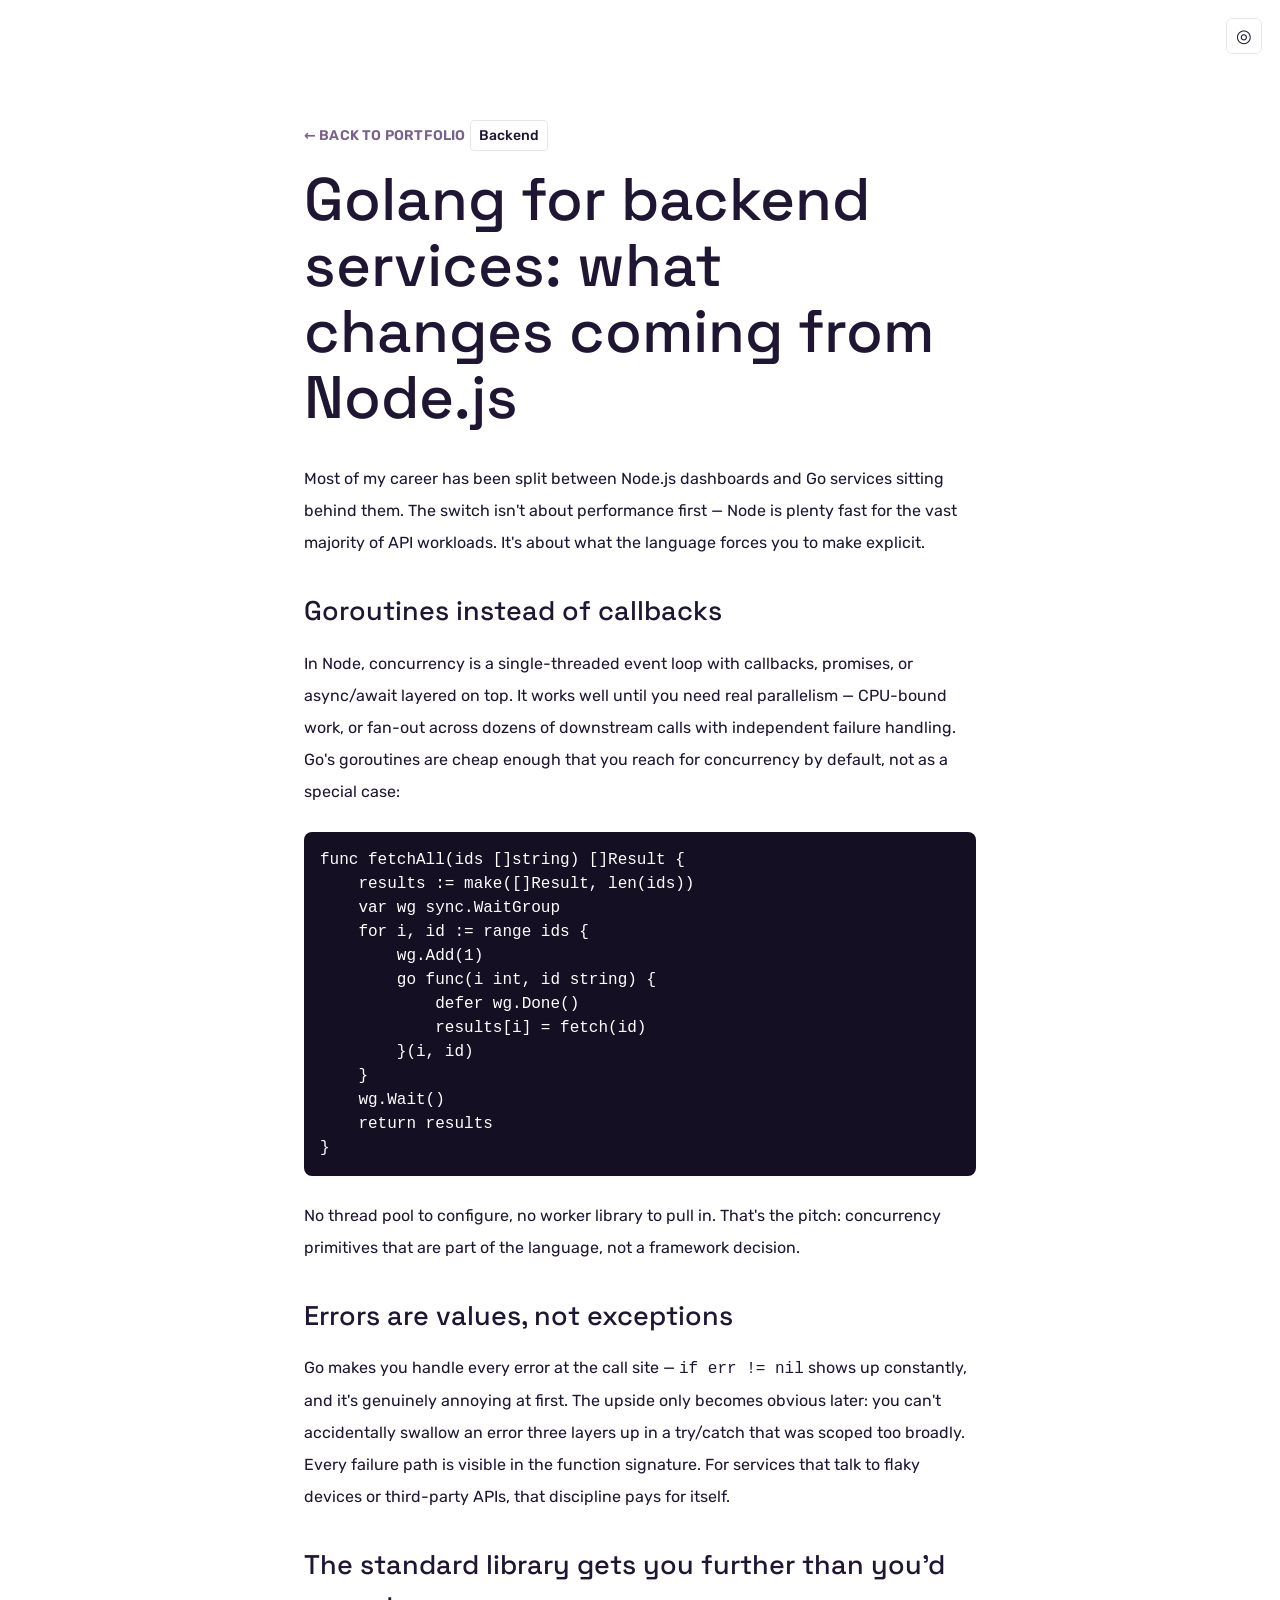
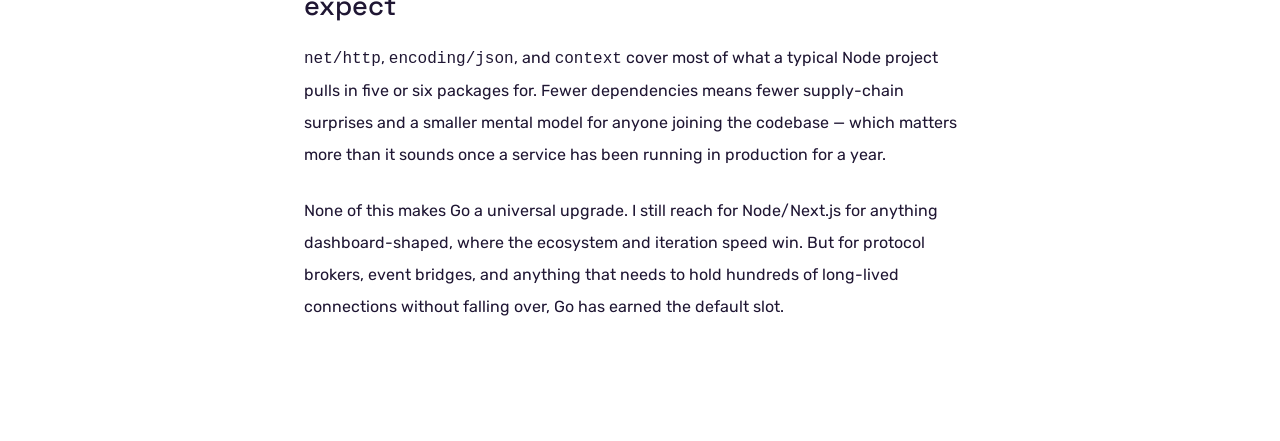
<file: blogs/golang-for-backend-services.html>
<!doctype html>
<html lang="en">
<head>
<meta charset="utf-8">
<meta name="viewport" content="width=device-width,initial-scale=1">
<link rel="icon" type="image/png" href="../assets/favicon.png">
<title>Golang for backend services — Mohamed Achich</title>
<link rel="stylesheet" href="../styles.css">
<style>
  body{margin:0;background:var(--canvas-light);color:var(--text-body)}
  .wrap{max-width:720px;margin:0 auto;padding:var(--space-section) var(--space-xl)}
  .back{display:inline-flex;align-items:center;gap:var(--space-xs);color:var(--color-accent-violet-mid);text-decoration:none;font-size:var(--type-caption-size);font-weight:600;text-transform:uppercase;letter-spacing:var(--tracking-caps)}
  .tag{display:inline-block;margin:var(--space-xl) 0 0}
  .pill{display:inline-block;font-family:var(--font-ui);font-size:var(--type-caption-size);padding:var(--space-xs) var(--space-sm);border-radius:var(--radius-xs);background:var(--color-surface-canvas-light);border:1px solid var(--border-card);color:var(--color-ink-deep)}
  h1{font-family:var(--font-display);font-size:var(--type-display-large-size);font-weight:var(--type-display-large-weight);line-height:var(--type-display-large-lh);color:var(--text-heading);margin:var(--space-lg) 0 var(--space-xxl)}
  article p{font-size:var(--type-body-lg-size);font-weight:var(--type-body-lg-weight);line-height:var(--leading-marketing);margin:0 0 var(--space-xl)}
  article h2{font-family:var(--font-display);font-size:var(--type-heading-lg-size);font-weight:var(--type-heading-lg-weight);margin:var(--space-xxl) 0 var(--space-lg);color:var(--text-heading)}
  pre{background:var(--code-surface);color:var(--color-on-primary);font-family:var(--font-code);font-size:var(--type-code-size);line-height:var(--type-code-lh);padding:var(--space-lg);border-radius:var(--radius-md);overflow-x:auto;margin:0 0 var(--space-xl)}
  code{font-family:var(--font-code)}
</style>
</head>
<body>
<div class="wrap">
  <a class="back" href="../index.html#blogs">&larr; Back to portfolio</a>
  <div class="tag"><span class="pill">Backend</span></div>
  <h1>Golang for backend services: what changes coming from Node.js</h1>
  <article>
    <p>Most of my career has been split between Node.js dashboards and Go services sitting behind them. The switch isn't about performance first — Node is plenty fast for the vast majority of API workloads. It's about what the language forces you to make explicit.</p>

    <h2>Goroutines instead of callbacks</h2>
    <p>In Node, concurrency is a single-threaded event loop with callbacks, promises, or async/await layered on top. It works well until you need real parallelism — CPU-bound work, or fan-out across dozens of downstream calls with independent failure handling. Go's goroutines are cheap enough that you reach for concurrency by default, not as a special case:</p>
    <pre><code>func fetchAll(ids []string) []Result {
    results := make([]Result, len(ids))
    var wg sync.WaitGroup
    for i, id := range ids {
        wg.Add(1)
        go func(i int, id string) {
            defer wg.Done()
            results[i] = fetch(id)
        }(i, id)
    }
    wg.Wait()
    return results
}</code></pre>
    <p>No thread pool to configure, no worker library to pull in. That's the pitch: concurrency primitives that are part of the language, not a framework decision.</p>

    <h2>Errors are values, not exceptions</h2>
    <p>Go makes you handle every error at the call site — <code>if err != nil</code> shows up constantly, and it's genuinely annoying at first. The upside only becomes obvious later: you can't accidentally swallow an error three layers up in a try/catch that was scoped too broadly. Every failure path is visible in the function signature. For services that talk to flaky devices or third-party APIs, that discipline pays for itself.</p>

    <h2>The standard library gets you further than you'd expect</h2>
    <p><code>net/http</code>, <code>encoding/json</code>, and <code>context</code> cover most of what a typical Node project pulls in five or six packages for. Fewer dependencies means fewer supply-chain surprises and a smaller mental model for anyone joining the codebase — which matters more than it sounds once a service has been running in production for a year.</p>

    <p>None of this makes Go a universal upgrade. I still reach for Node/Next.js for anything dashboard-shaped, where the ecosystem and iteration speed win. But for protocol brokers, event bridges, and anything that needs to hold hundreds of long-lived connections without falling over, Go has earned the default slot.</p>
  </article>
</div>
<script src="../blog-language.js"></script>
</body>
</html>
</file>
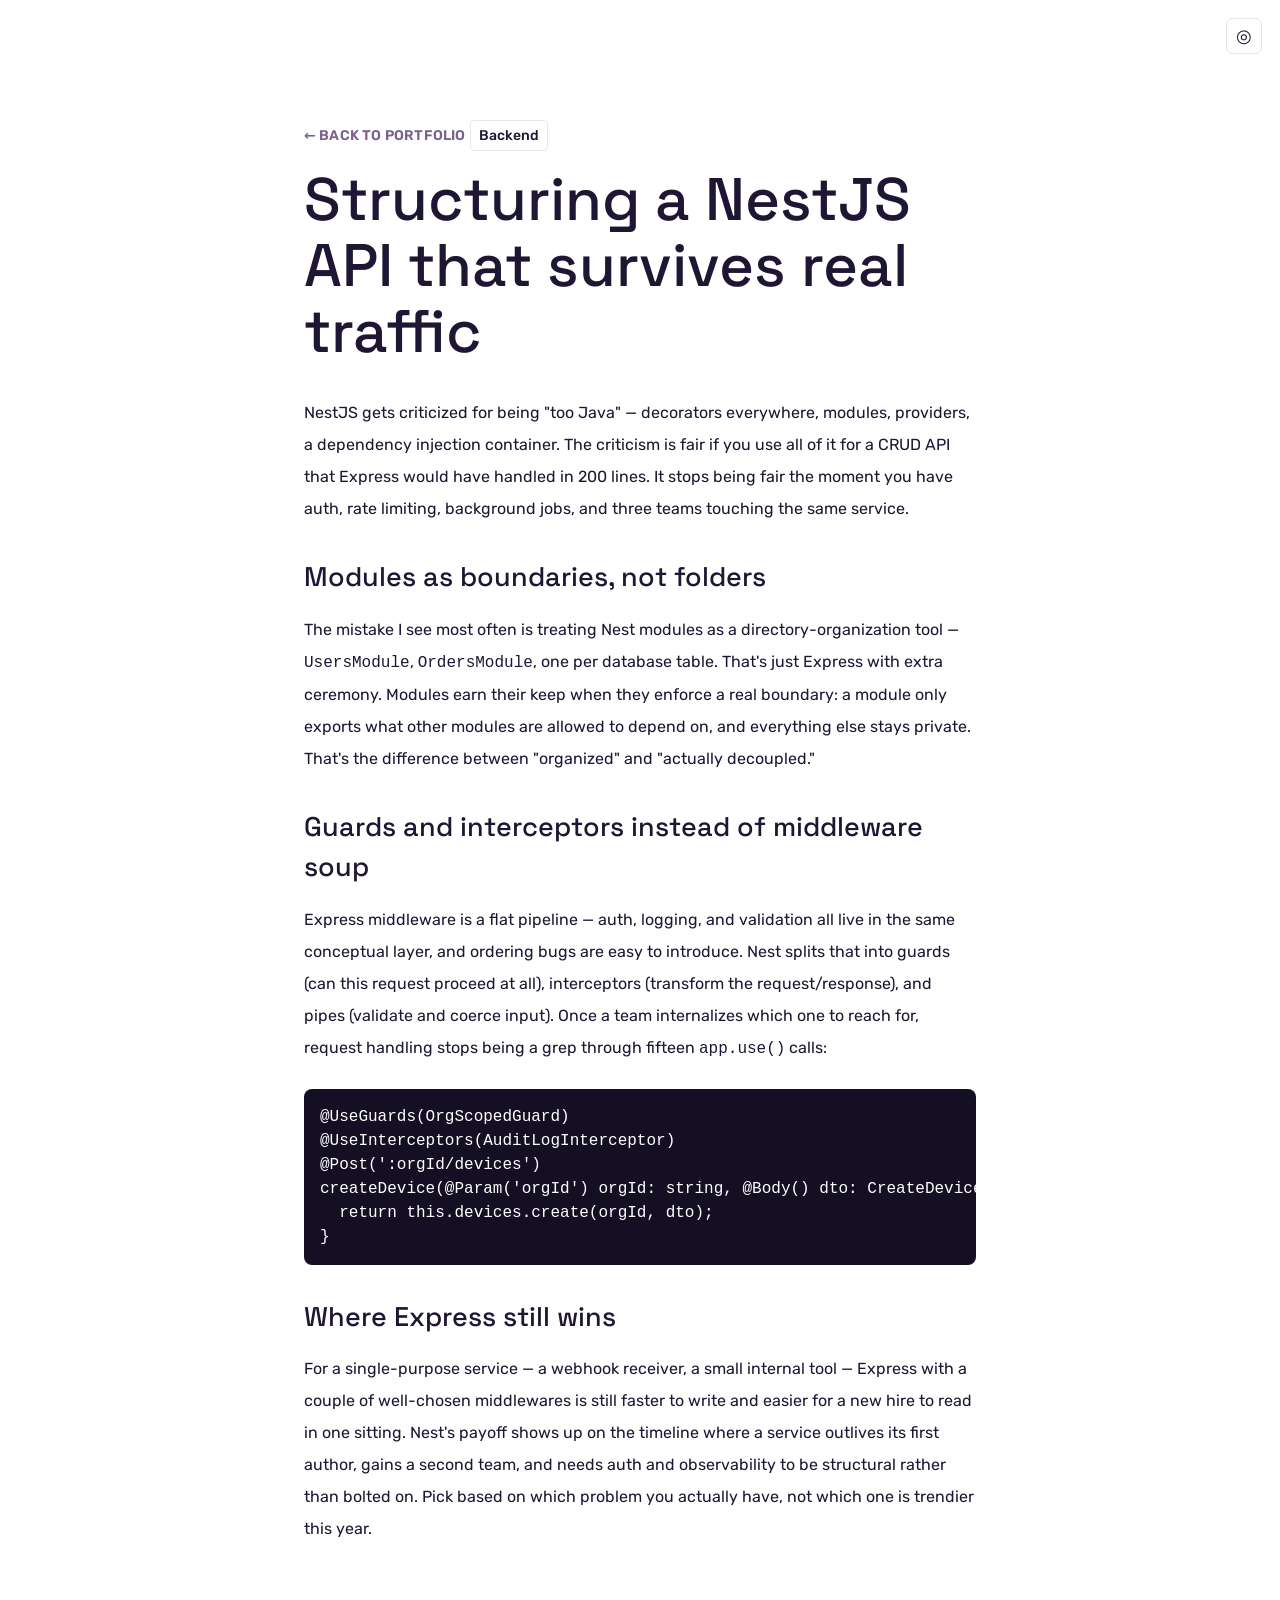
<file: blogs/nestjs-api-design.html>
<!doctype html>
<html lang="en">
<head>
<meta charset="utf-8">
<meta name="viewport" content="width=device-width,initial-scale=1">
<link rel="icon" type="image/png" href="../assets/favicon.png">
<title>Structuring a NestJS API that survives real traffic — Mohamed Achich</title>
<link rel="stylesheet" href="../styles.css">
<style>
  body{margin:0;background:var(--canvas-light);color:var(--text-body)}
  .wrap{max-width:720px;margin:0 auto;padding:var(--space-section) var(--space-xl)}
  .back{display:inline-flex;align-items:center;gap:var(--space-xs);color:var(--color-accent-violet-mid);text-decoration:none;font-size:var(--type-caption-size);font-weight:600;text-transform:uppercase;letter-spacing:var(--tracking-caps)}
  .tag{display:inline-block;margin:var(--space-xl) 0 0}
  .pill{display:inline-block;font-family:var(--font-ui);font-size:var(--type-caption-size);padding:var(--space-xs) var(--space-sm);border-radius:var(--radius-xs);background:var(--color-surface-canvas-light);border:1px solid var(--border-card);color:var(--color-ink-deep)}
  h1{font-family:var(--font-display);font-size:var(--type-display-large-size);font-weight:var(--type-display-large-weight);line-height:var(--type-display-large-lh);color:var(--text-heading);margin:var(--space-lg) 0 var(--space-xxl)}
  article p{font-size:var(--type-body-lg-size);font-weight:var(--type-body-lg-weight);line-height:var(--leading-marketing);margin:0 0 var(--space-xl)}
  article h2{font-family:var(--font-display);font-size:var(--type-heading-lg-size);font-weight:var(--type-heading-lg-weight);margin:var(--space-xxl) 0 var(--space-lg);color:var(--text-heading)}
  pre{background:var(--code-surface);color:var(--color-on-primary);font-family:var(--font-code);font-size:var(--type-code-size);line-height:var(--type-code-lh);padding:var(--space-lg);border-radius:var(--radius-md);overflow-x:auto;margin:0 0 var(--space-xl)}
  code{font-family:var(--font-code)}
</style>
</head>
<body>
<div class="wrap">
  <a class="back" href="../index.html#blogs">&larr; Back to portfolio</a>
  <div class="tag"><span class="pill">Backend</span></div>
  <h1>Structuring a NestJS API that survives real traffic</h1>
  <article>
    <p>NestJS gets criticized for being "too Java" — decorators everywhere, modules, providers, a dependency injection container. The criticism is fair if you use all of it for a CRUD API that Express would have handled in 200 lines. It stops being fair the moment you have auth, rate limiting, background jobs, and three teams touching the same service.</p>

    <h2>Modules as boundaries, not folders</h2>
    <p>The mistake I see most often is treating Nest modules as a directory-organization tool — <code>UsersModule</code>, <code>OrdersModule</code>, one per database table. That's just Express with extra ceremony. Modules earn their keep when they enforce a real boundary: a module only exports what other modules are allowed to depend on, and everything else stays private. That's the difference between "organized" and "actually decoupled."</p>

    <h2>Guards and interceptors instead of middleware soup</h2>
    <p>Express middleware is a flat pipeline — auth, logging, and validation all live in the same conceptual layer, and ordering bugs are easy to introduce. Nest splits that into guards (can this request proceed at all), interceptors (transform the request/response), and pipes (validate and coerce input). Once a team internalizes which one to reach for, request handling stops being a grep through fifteen <code>app.use()</code> calls:</p>
    <pre><code>@UseGuards(OrgScopedGuard)
@UseInterceptors(AuditLogInterceptor)
@Post(':orgId/devices')
createDevice(@Param('orgId') orgId: string, @Body() dto: CreateDeviceDto) {
  return this.devices.create(orgId, dto);
}</code></pre>

    <h2>Where Express still wins</h2>
    <p>For a single-purpose service — a webhook receiver, a small internal tool — Express with a couple of well-chosen middlewares is still faster to write and easier for a new hire to read in one sitting. Nest's payoff shows up on the timeline where a service outlives its first author, gains a second team, and needs auth and observability to be structural rather than bolted on. Pick based on which problem you actually have, not which one is trendier this year.</p>
  </article>
</div>
<script src="../blog-language.js"></script>
</body>
</html>
</file>
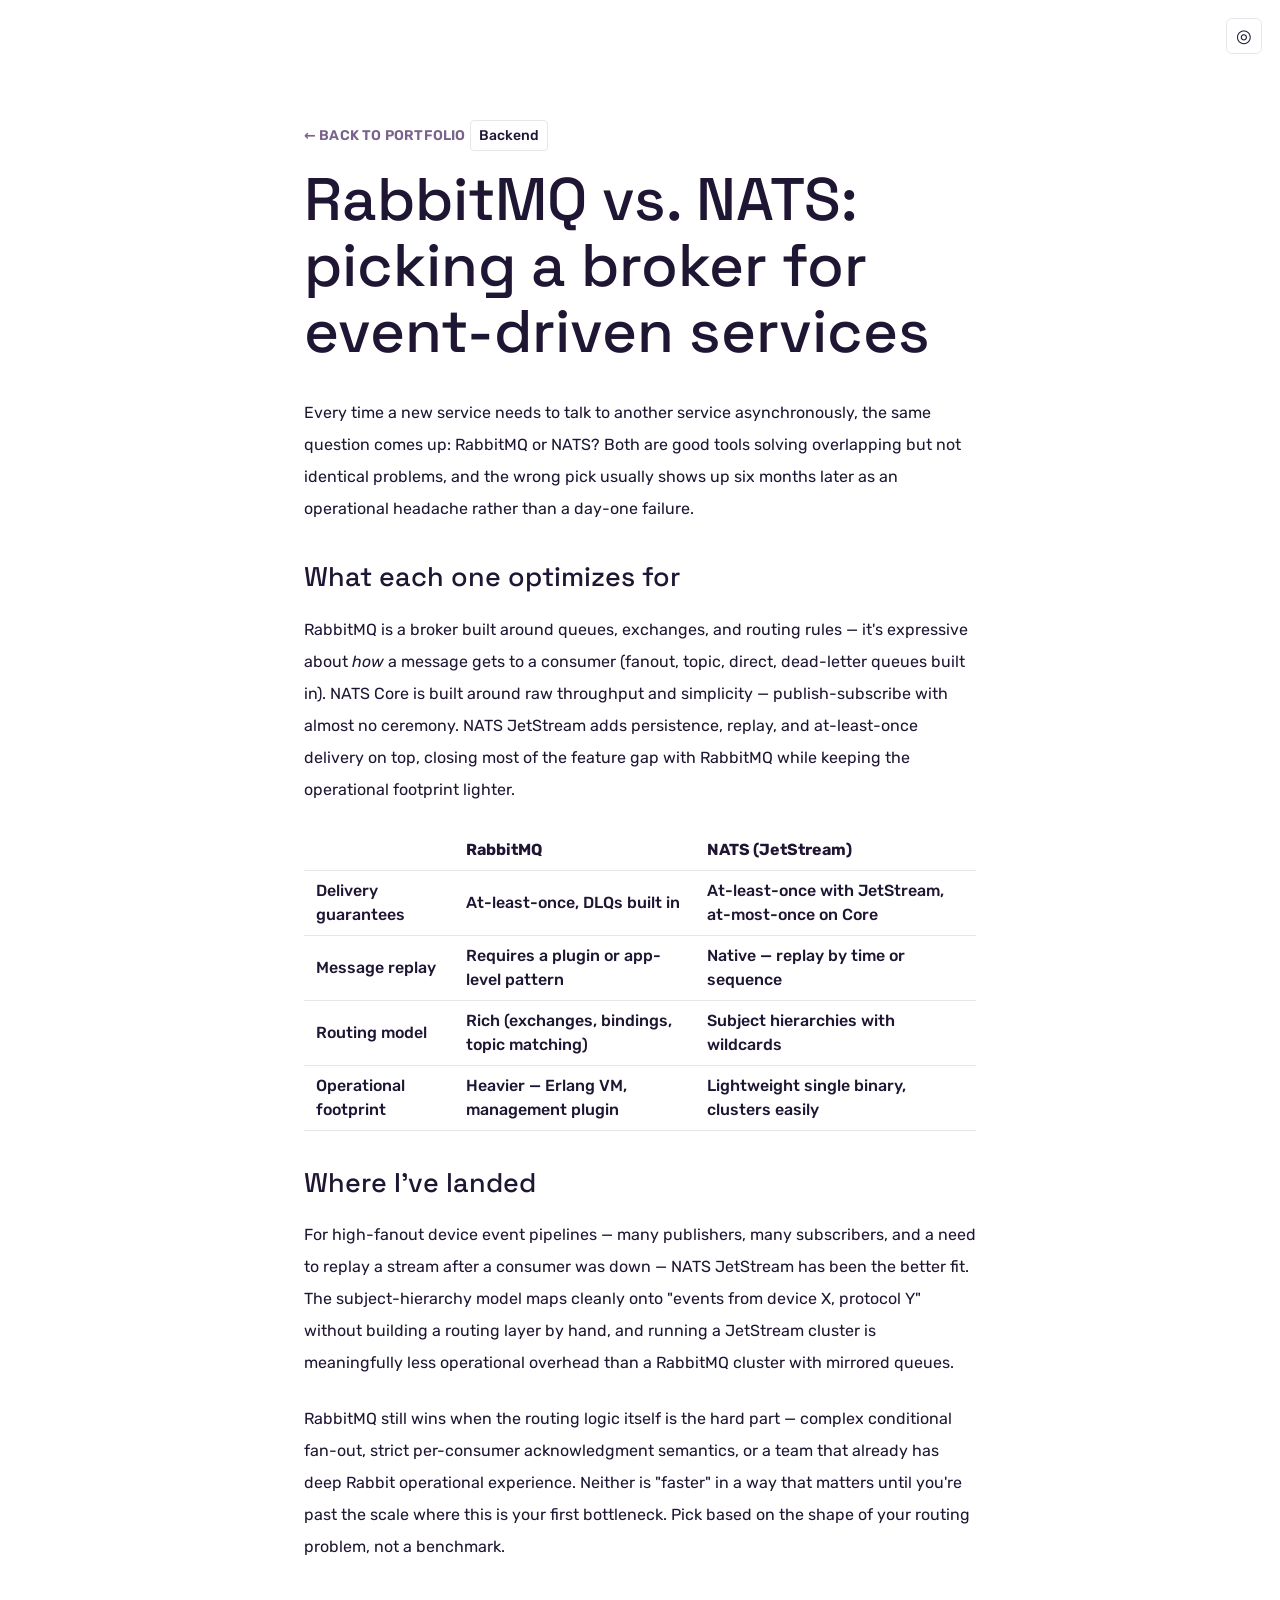
<file: blogs/rabbitmq-vs-nats.html>
<!doctype html>
<html lang="en">
<head>
<meta charset="utf-8">
<meta name="viewport" content="width=device-width,initial-scale=1">
<link rel="icon" type="image/png" href="../assets/favicon.png">
<title>RabbitMQ vs. NATS — Mohamed Achich</title>
<link rel="stylesheet" href="../styles.css">
<style>
  body{margin:0;background:var(--canvas-light);color:var(--text-body)}
  .wrap{max-width:720px;margin:0 auto;padding:var(--space-section) var(--space-xl)}
  .back{display:inline-flex;align-items:center;gap:var(--space-xs);color:var(--color-accent-violet-mid);text-decoration:none;font-size:var(--type-caption-size);font-weight:600;text-transform:uppercase;letter-spacing:var(--tracking-caps)}
  .tag{display:inline-block;margin:var(--space-xl) 0 0}
  .pill{display:inline-block;font-family:var(--font-ui);font-size:var(--type-caption-size);padding:var(--space-xs) var(--space-sm);border-radius:var(--radius-xs);background:var(--color-surface-canvas-light);border:1px solid var(--border-card);color:var(--color-ink-deep)}
  h1{font-family:var(--font-display);font-size:var(--type-display-large-size);font-weight:var(--type-display-large-weight);line-height:var(--type-display-large-lh);color:var(--text-heading);margin:var(--space-lg) 0 var(--space-xxl)}
  article p{font-size:var(--type-body-lg-size);font-weight:var(--type-body-lg-weight);line-height:var(--leading-marketing);margin:0 0 var(--space-xl)}
  article h2{font-family:var(--font-display);font-size:var(--type-heading-lg-size);font-weight:var(--type-heading-lg-weight);margin:var(--space-xxl) 0 var(--space-lg);color:var(--text-heading)}
  table{width:100%;border-collapse:collapse;margin:0 0 var(--space-xl);font-size:var(--type-body-md-size)}
  th,td{text-align:left;padding:var(--space-sm) var(--space-md);border-bottom:1px solid var(--border-card)}
  th{font-family:var(--font-ui);font-weight:700;color:var(--text-heading)}
</style>
</head>
<body>
<div class="wrap">
  <a class="back" href="../index.html#blogs">&larr; Back to portfolio</a>
  <div class="tag"><span class="pill">Messaging</span></div>
  <h1>RabbitMQ vs. NATS: picking a broker for event-driven services</h1>
  <article>
    <p>Every time a new service needs to talk to another service asynchronously, the same question comes up: RabbitMQ or NATS? Both are good tools solving overlapping but not identical problems, and the wrong pick usually shows up six months later as an operational headache rather than a day-one failure.</p>

    <h2>What each one optimizes for</h2>
    <p>RabbitMQ is a broker built around queues, exchanges, and routing rules — it's expressive about <em>how</em> a message gets to a consumer (fanout, topic, direct, dead-letter queues built in). NATS Core is built around raw throughput and simplicity — publish-subscribe with almost no ceremony. NATS JetStream adds persistence, replay, and at-least-once delivery on top, closing most of the feature gap with RabbitMQ while keeping the operational footprint lighter.</p>

    <table>
      <tr><th></th><th>RabbitMQ</th><th>NATS (JetStream)</th></tr>
      <tr><td>Delivery guarantees</td><td>At-least-once, DLQs built in</td><td>At-least-once with JetStream, at-most-once on Core</td></tr>
      <tr><td>Message replay</td><td>Requires a plugin or app-level pattern</td><td>Native — replay by time or sequence</td></tr>
      <tr><td>Routing model</td><td>Rich (exchanges, bindings, topic matching)</td><td>Subject hierarchies with wildcards</td></tr>
      <tr><td>Operational footprint</td><td>Heavier — Erlang VM, management plugin</td><td>Lightweight single binary, clusters easily</td></tr>
    </table>

    <h2>Where I've landed</h2>
    <p>For high-fanout device event pipelines — many publishers, many subscribers, and a need to replay a stream after a consumer was down — NATS JetStream has been the better fit. The subject-hierarchy model maps cleanly onto "events from device X, protocol Y" without building a routing layer by hand, and running a JetStream cluster is meaningfully less operational overhead than a RabbitMQ cluster with mirrored queues.</p>
    <p>RabbitMQ still wins when the routing logic itself is the hard part — complex conditional fan-out, strict per-consumer acknowledgment semantics, or a team that already has deep Rabbit operational experience. Neither is "faster" in a way that matters until you're past the scale where this is your first bottleneck. Pick based on the shape of your routing problem, not a benchmark.</p>
  </article>
</div>
<script src="../blog-language.js"></script>
</body>
</html>
</file>
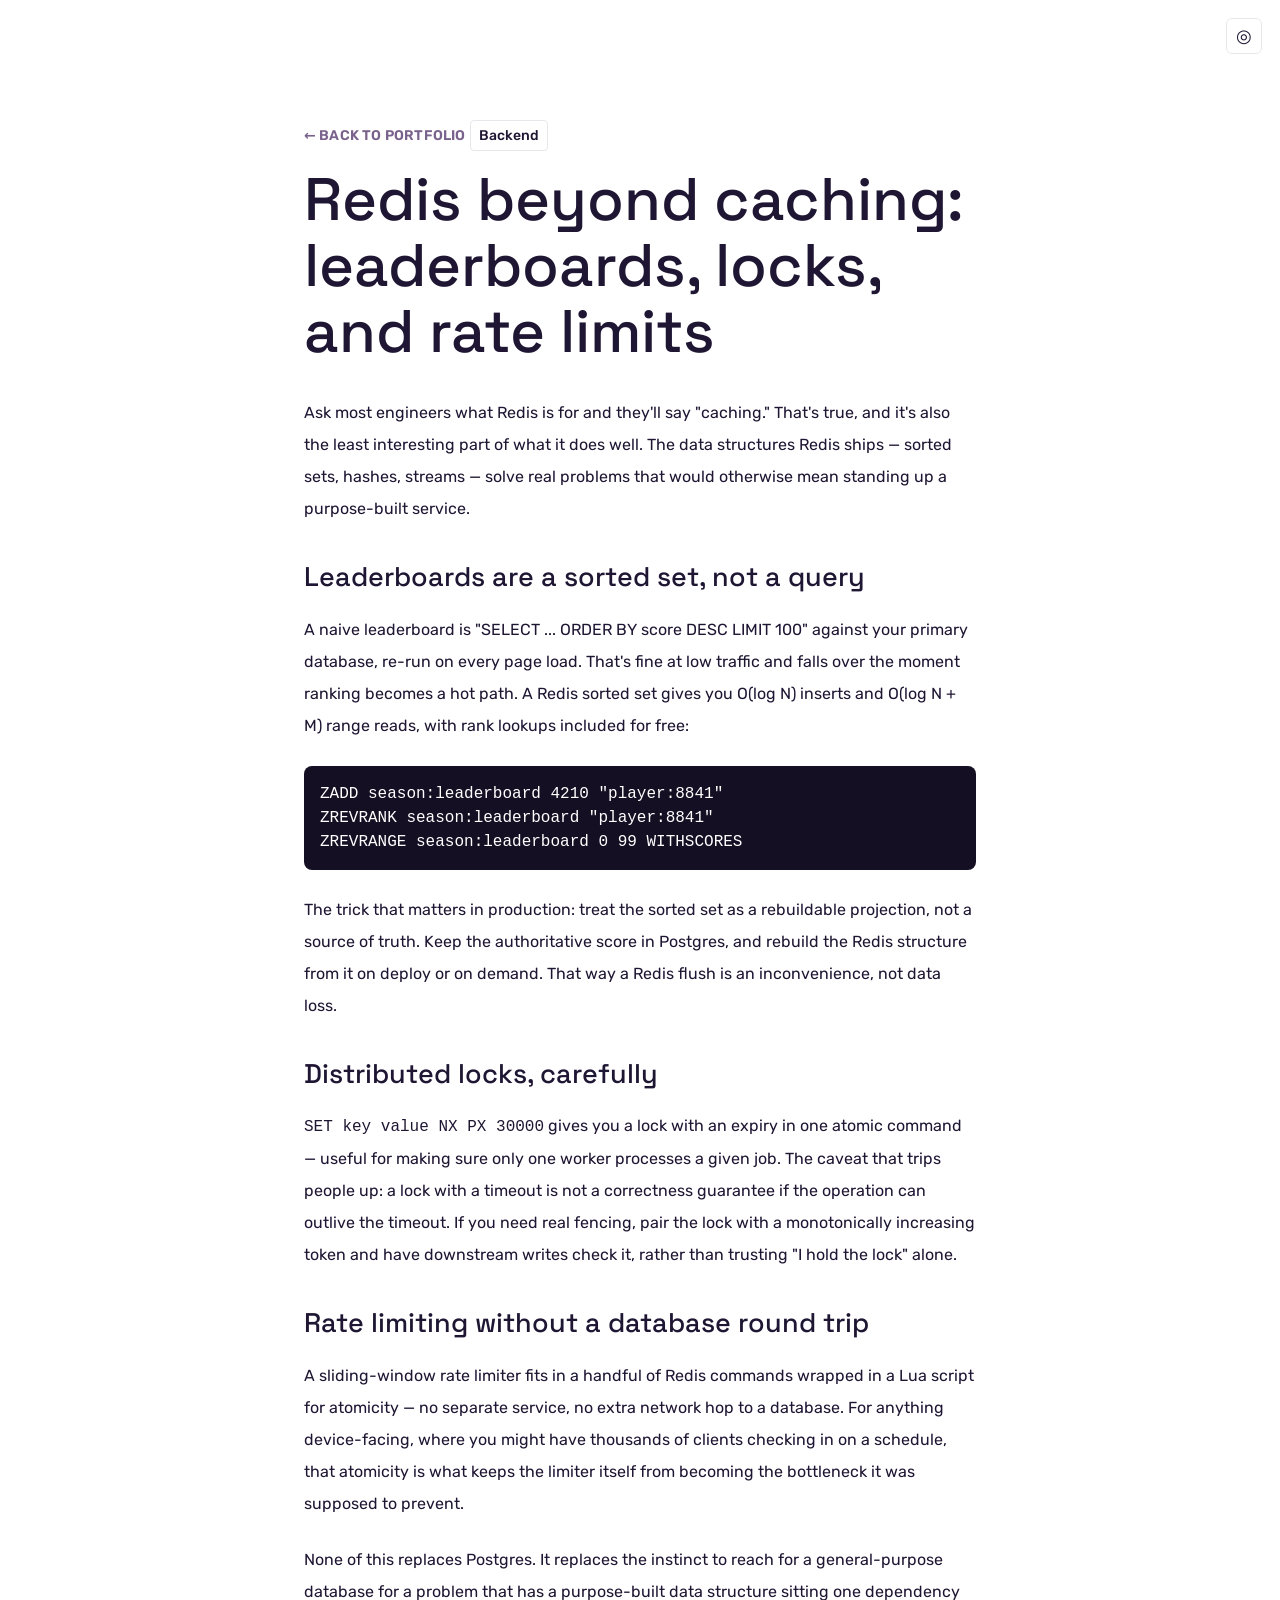
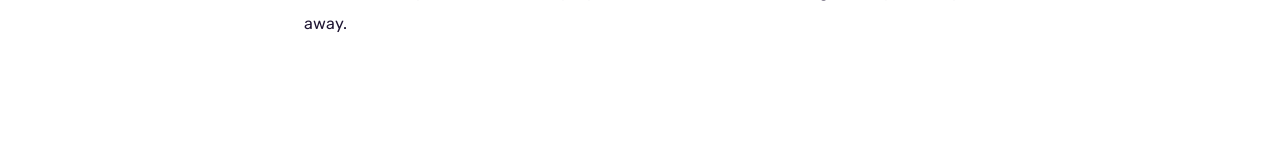
<file: blogs/redis-beyond-caching.html>
<!doctype html>
<html lang="en">
<head>
<meta charset="utf-8">
<meta name="viewport" content="width=device-width,initial-scale=1">
<link rel="icon" type="image/png" href="../assets/favicon.png">
<title>Redis beyond caching — Mohamed Achich</title>
<link rel="stylesheet" href="../styles.css">
<style>
  body{margin:0;background:var(--canvas-light);color:var(--text-body)}
  .wrap{max-width:720px;margin:0 auto;padding:var(--space-section) var(--space-xl)}
  .back{display:inline-flex;align-items:center;gap:var(--space-xs);color:var(--color-accent-violet-mid);text-decoration:none;font-size:var(--type-caption-size);font-weight:600;text-transform:uppercase;letter-spacing:var(--tracking-caps)}
  .tag{display:inline-block;margin:var(--space-xl) 0 0}
  .pill{display:inline-block;font-family:var(--font-ui);font-size:var(--type-caption-size);padding:var(--space-xs) var(--space-sm);border-radius:var(--radius-xs);background:var(--color-surface-canvas-light);border:1px solid var(--border-card);color:var(--color-ink-deep)}
  h1{font-family:var(--font-display);font-size:var(--type-display-large-size);font-weight:var(--type-display-large-weight);line-height:var(--type-display-large-lh);color:var(--text-heading);margin:var(--space-lg) 0 var(--space-xxl)}
  article p{font-size:var(--type-body-lg-size);font-weight:var(--type-body-lg-weight);line-height:var(--leading-marketing);margin:0 0 var(--space-xl)}
  article h2{font-family:var(--font-display);font-size:var(--type-heading-lg-size);font-weight:var(--type-heading-lg-weight);margin:var(--space-xxl) 0 var(--space-lg);color:var(--text-heading)}
  pre{background:var(--code-surface);color:var(--color-on-primary);font-family:var(--font-code);font-size:var(--type-code-size);line-height:var(--type-code-lh);padding:var(--space-lg);border-radius:var(--radius-md);overflow-x:auto;margin:0 0 var(--space-xl)}
  code{font-family:var(--font-code)}
</style>
</head>
<body>
<div class="wrap">
  <a class="back" href="../index.html#blogs">&larr; Back to portfolio</a>
  <div class="tag"><span class="pill">Redis</span></div>
  <h1>Redis beyond caching: leaderboards, locks, and rate limits</h1>
  <article>
    <p>Ask most engineers what Redis is for and they'll say "caching." That's true, and it's also the least interesting part of what it does well. The data structures Redis ships — sorted sets, hashes, streams — solve real problems that would otherwise mean standing up a purpose-built service.</p>

    <h2>Leaderboards are a sorted set, not a query</h2>
    <p>A naive leaderboard is "SELECT ... ORDER BY score DESC LIMIT 100" against your primary database, re-run on every page load. That's fine at low traffic and falls over the moment ranking becomes a hot path. A Redis sorted set gives you O(log N) inserts and O(log N + M) range reads, with rank lookups included for free:</p>
    <pre><code>ZADD season:leaderboard 4210 "player:8841"
ZREVRANK season:leaderboard "player:8841"
ZREVRANGE season:leaderboard 0 99 WITHSCORES</code></pre>
    <p>The trick that matters in production: treat the sorted set as a rebuildable projection, not a source of truth. Keep the authoritative score in Postgres, and rebuild the Redis structure from it on deploy or on demand. That way a Redis flush is an inconvenience, not data loss.</p>

    <h2>Distributed locks, carefully</h2>
    <p><code>SET key value NX PX 30000</code> gives you a lock with an expiry in one atomic command — useful for making sure only one worker processes a given job. The caveat that trips people up: a lock with a timeout is not a correctness guarantee if the operation can outlive the timeout. If you need real fencing, pair the lock with a monotonically increasing token and have downstream writes check it, rather than trusting "I hold the lock" alone.</p>

    <h2>Rate limiting without a database round trip</h2>
    <p>A sliding-window rate limiter fits in a handful of Redis commands wrapped in a Lua script for atomicity — no separate service, no extra network hop to a database. For anything device-facing, where you might have thousands of clients checking in on a schedule, that atomicity is what keeps the limiter itself from becoming the bottleneck it was supposed to prevent.</p>

    <p>None of this replaces Postgres. It replaces the instinct to reach for a general-purpose database for a problem that has a purpose-built data structure sitting one dependency away.</p>
  </article>
</div>
<script src="../blog-language.js"></script>
</body>
</html>
</file>
<file: styles.css>
@import url("tokens/fonts.css");
@import url("tokens/colors.css");
@import url("tokens/typography.css");
@import url("tokens/spacing.css");
@import url("tokens/radii.css");
@import url("tokens/elevation.css");
@import url("tokens/motion.css");
@import url("tokens/base.css");
</file>
